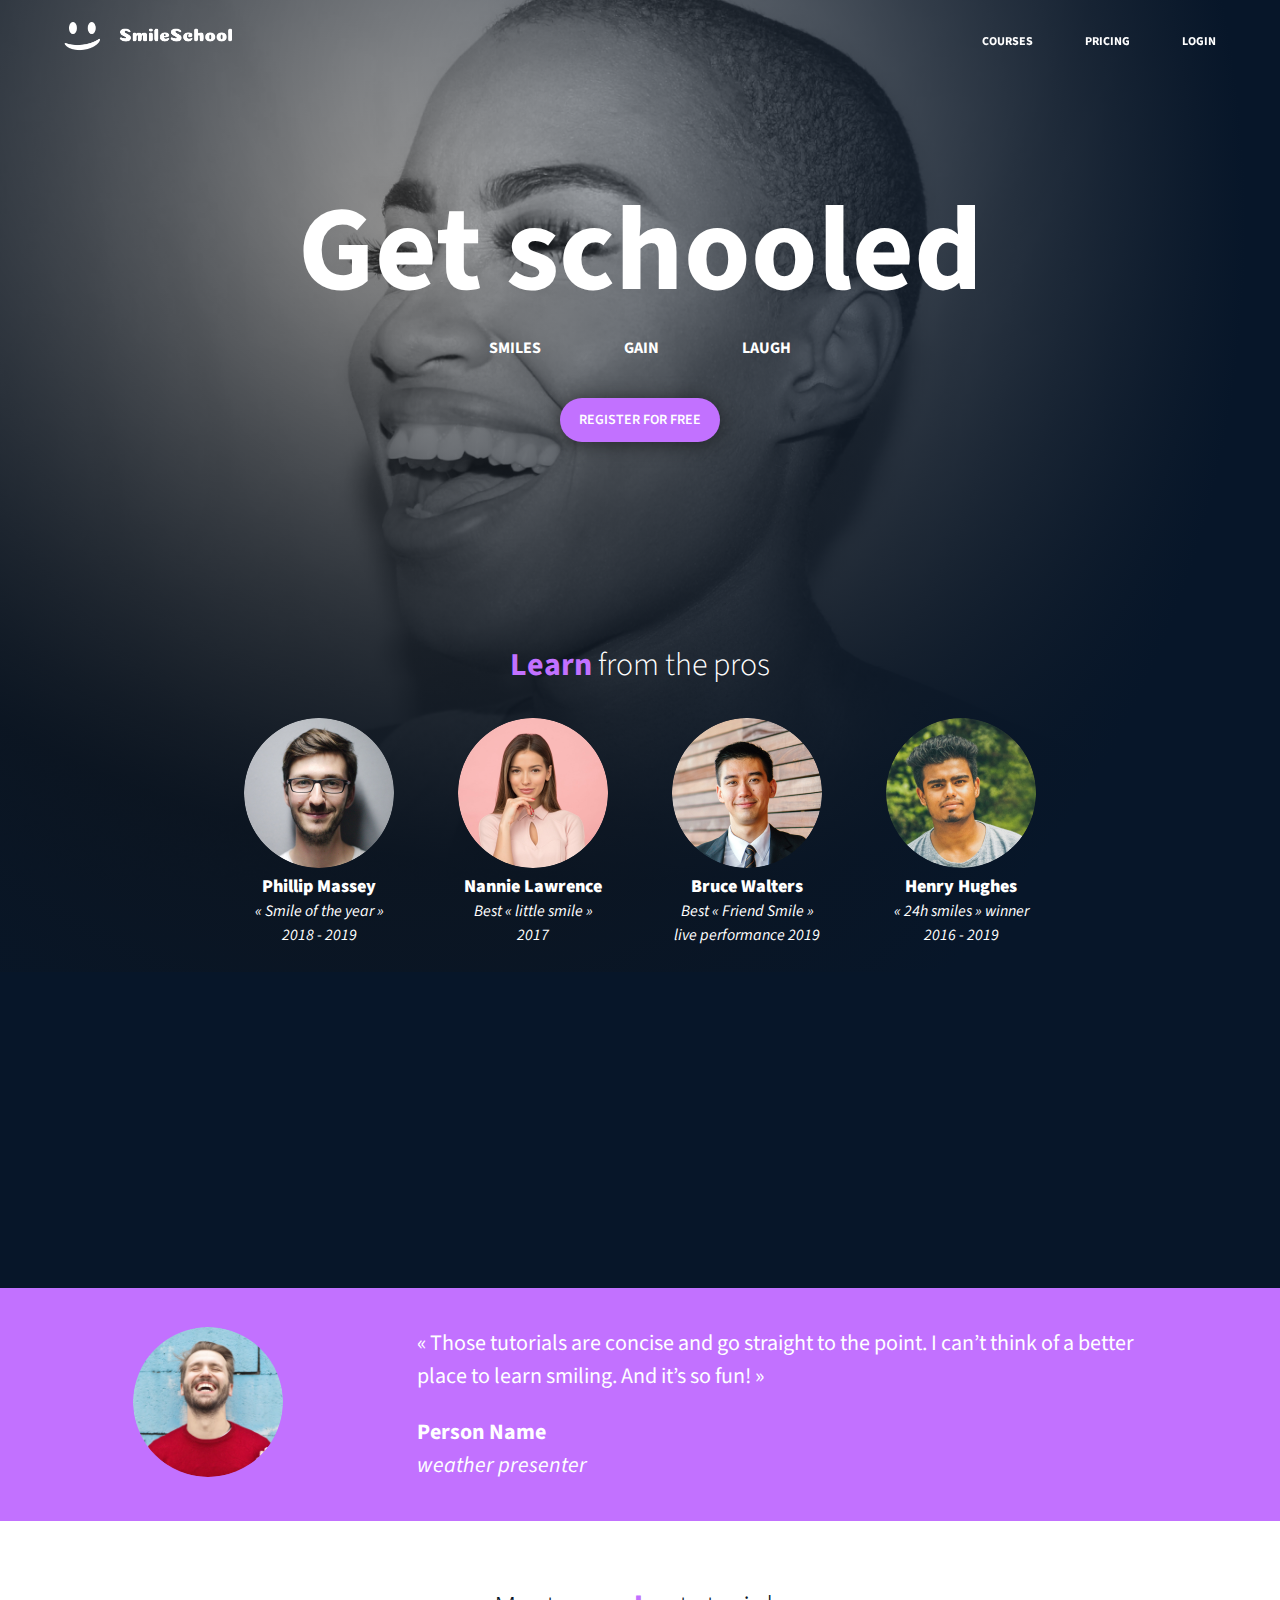
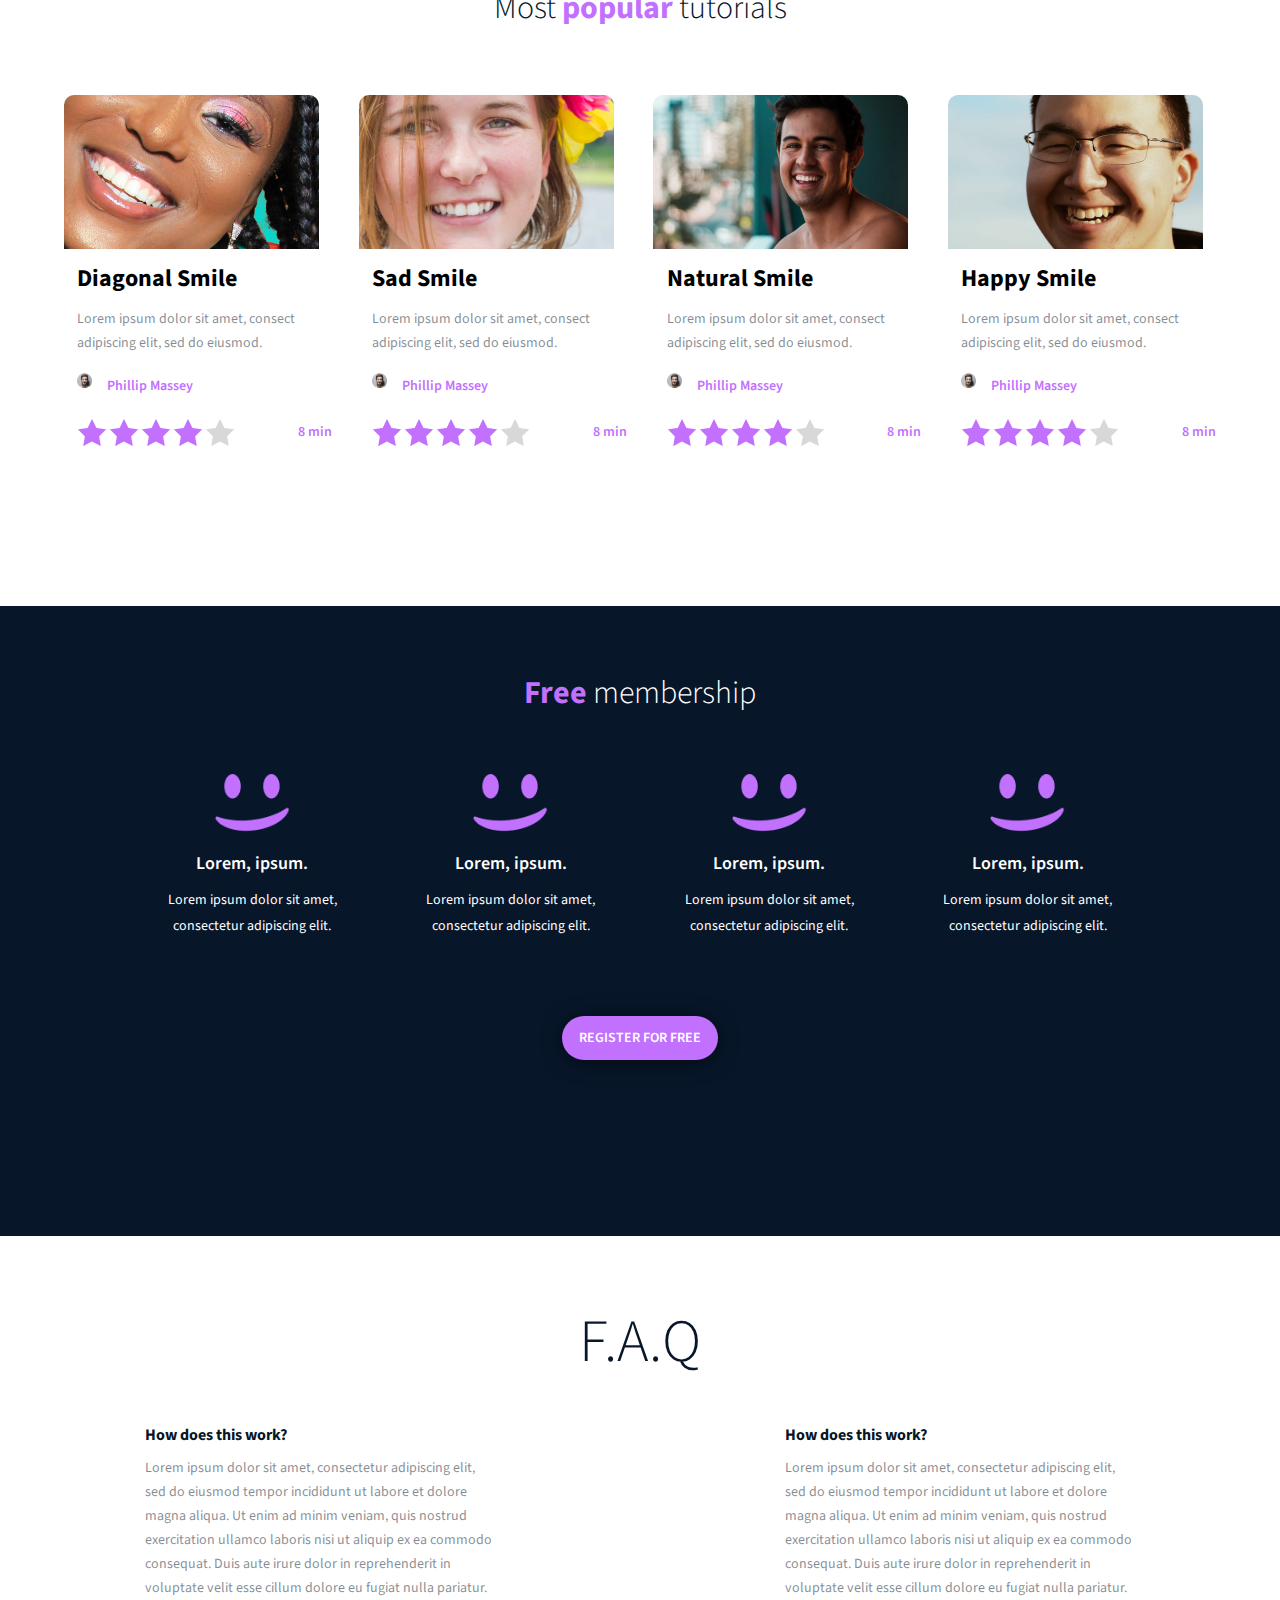
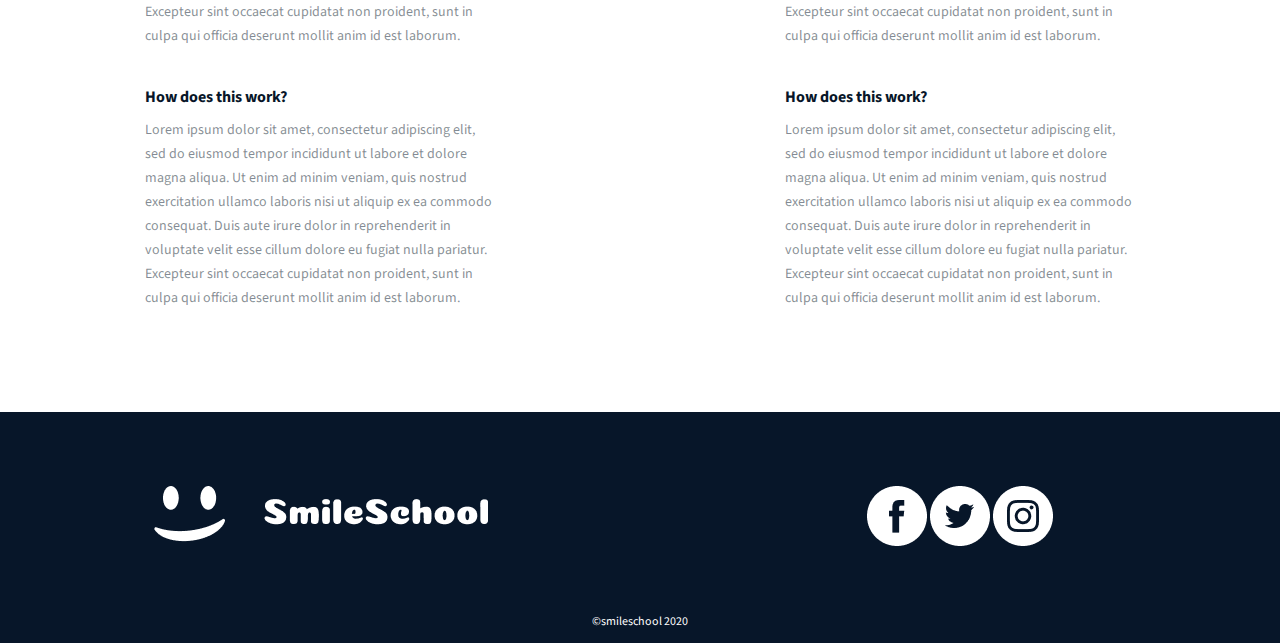
<file: css_advanced/index.html>
<!DOCTYPE html>
<html lang="en">

<head>
    <meta charset="UTF-8">
    <meta name="viewport" content="width=device-width, initial-scale=1.0">
    <title>Document</title>
    <link rel="stylesheet" href="./styles.css">


</head>

<body>

    <!-- header -->
    <header id="header">
        <div id="logo">
            <a>
                <img src="./assets/logo.png" width="168" height="30" viewBox="0 0 168 30" fill="none">
            </a>
        </div>
        <div id="menu">
            <a>Courses</a>
            <a>Pricing</a>
            <a>Login</a>
        </div>
    </header>

    <!-- main -->
    <main>

        <!-- banner -->
        <section id="banner">

            <div id="home">

                <h1>Get schooled</h1>
                <p>Smiles gain laugh</p>
                <button>Register for free</button>
            </div>
            <div id="description">
                <h2><span>Learn</span> from the pros</h2>
                <div id="description__pro">
                    <div class="pro_1">

                        <img src="./assets/avatars/avatar1.png" alt="Pro 1" width="150" height="150">
                        <h3>Phillip Massey</h3>
                        <p>« Smile of the year » 2018 - 2019</p>
                    </div>
                    <div class="pro_2">
                        <img src="./assets/avatars/avatar2.png" alt="Pro 2" width="150" height="150">
                        <h3>Nannie Lawrence</h3>
                        <p>Best « little smile » 2017</p>
                    </div>
                    <div class="pro_3">
                        <img src="./assets/avatars/avatar3.png" alt="Pro 3" width="150" height="150">
                        <h3>Bruce Walters</h3>
                        <p>Best « Friend Smile » live performance 2019</p>
                    </div>
                    <div class="pro_4">
                        <img src="./assets/avatars/avatar4.png" alt="Pro 4" width="150" height="150">
                        <h3>Henry Hughes</h3>
                        <p>« 24h smiles » winner 2016 - 2019</p>
                    </div>
                </div>
            </div>
        </section>

        <!-- blockquote -->
        <section id="quote">
            <div class="quote">
                <img src="./assets/avatars/avatar5.png" alt="quote picture" width="150" height="150">
                <div id="quote__content">
                    <blockquote>
                        <p>« Those tutorials are concise and go straight to the point. I can’t think of a better place
                            to learn smiling. And it’s so fun! »
                        </p>
                    </blockquote>
                    <p id="author">Person Name</p>
                    <p id="quote__subtitle">weather presenter</p>
                </div>
            </div>
        </section>

        <!-- videos -->
        <section id="video">
            <h1>Most <span>popular</span> tutorials</h1>
            <div id="video__content">
                <div class="video__1">
                    <img src="./assets/videos/preview1.png" alt="video 1" width="255px" height="154">
                    <h2>Diagonal Smile</h2>
                    <p>Lorem ipsum dolor sit amet, consect adipiscing elit, sed do eiusmod.</p>
                    <div class="video__author">
                        <img src="./assets/avatars/avatar1.png" alt="Pro 1" width="30" height="30">
                        <h3>Phillip Massey</h3>
                    </div>
                    <div class="video__rating">
                        <div class="video__rating__img">
                            <img src="./assets/videos/star1-4.png" alt="STAR-1">
                            <img src="./assets/videos/star1-4.png" alt="STAR-2">
                            <img src="./assets/videos/star1-4.png" alt="STAR-3">
                            <img src="./assets/videos/star1-4.png" alt="STAR-4">
                            <img src="./assets/videos/star5.png" alt="STAR-5">
                        </div>
                        <p>8 min</p>
                    </div>
                </div>
                <div class="video__2">
                    <img src="./assets/videos/preview2.png" alt="video 2" width="255px" height="154">
                    <h2>Sad Smile</h2>
                    <p>Lorem ipsum dolor sit amet, consect adipiscing elit, sed do eiusmod.</p>
                    <div class="video__author">
                        <img src="./assets/avatars/avatar1.png" alt="Pro 1" width="30" height="30">
                        <h3>Phillip Massey</h3>
                    </div>
                    <div class="video__rating">
                        <div class="video__rating__img">
                            <img src="./assets/videos/star1-4.png" alt="STAR-1">
                            <img src="./assets/videos/star1-4.png" alt="STAR-2">
                            <img src="./assets/videos/star1-4.png" alt="STAR-3">
                            <img src="./assets/videos/star1-4.png" alt="STAR-4">
                            <img src="./assets/videos/star5.png" alt="STAR-5">
                        </div>
                        <p>8 min</p>
                    </div>
                </div>
                <div class="video__3">
                    <img src="./assets/videos/preview3.png" alt="video 3" width="255px" height="154">
                    <h2>Natural Smile</h2>
                    <p>Lorem ipsum dolor sit amet, consect adipiscing elit, sed do eiusmod.</p>
                    <div class="video__author">
                        <img src="./assets/avatars/avatar1.png" alt="Pro 1" width="30" height="30">
                        <h3>Phillip Massey</h3>
                    </div>
                    <div class="video__rating">
                        <div class="video__rating__img">
                            <img src="./assets/videos/star1-4.png" alt="STAR-1">
                            <img src="./assets/videos/star1-4.png" alt="STAR-2">
                            <img src="./assets/videos/star1-4.png" alt="STAR-3">
                            <img src="./assets/videos/star1-4.png" alt="STAR-4">
                            <img src="./assets/videos/star5.png" alt="STAR-5">
                        </div>
                        <p>8 min</p>
                    </div>
                </div>
                <div class="video__4">
                    <img src="./assets/videos/preview4.png" alt="video 4" width="255px" height="154">
                    <h2>Happy Smile</h2>
                    <p>Lorem ipsum dolor sit amet, consect adipiscing elit, sed do eiusmod.</p>
                    <div class="video__author">
                        <img src="./assets/avatars/avatar1.png" alt="Pro 1" width="30" height="30">
                        <h3>Phillip Massey</h3>
                    </div>
                    <div class="video__rating">
                        <div class="video__rating__img">
                            <img src="./assets/videos/star1-4.png" alt="STAR-1">
                            <img src="./assets/videos/star1-4.png" alt="STAR-2">
                            <img src="./assets/videos/star1-4.png" alt="STAR-3">
                            <img src="./assets/videos/star1-4.png" alt="STAR-4">
                            <img src="./assets/videos/star5.png" alt="STAR-5">
                        </div>
                        <p>8 min</p>
                    </div>
                </div>
            </div>

        </section>

        <!-- membership -->
        <section id="membership">
            <h1><span>Free</span> membership</h1>
            <div id="membership_content">
                <div class="membership__1">
                    <img src="./assets/membership/smile.png" alt="IMAGE">
                    <h2>Lorem, ipsum.</h2>
                    <p>Lorem ipsum dolor sit amet, consectetur adipiscing elit.</p>
                </div>
                <div class="membership__2">
                    <img src="./assets/membership/smile.png" alt="IMAGE">
                    <h2>Lorem, ipsum.</h2>
                    <p>Lorem ipsum dolor sit amet, consectetur adipiscing elit.</p>
                </div>
                <div class="membership__3">
                    <img src="./assets/membership/smile.png" alt="IMAGE">
                    <h2>Lorem, ipsum.</h2>
                    <p>Lorem ipsum dolor sit amet, consectetur adipiscing elit.</p>
                </div>
                <div class="membership__4">
                    <img src="./assets/membership/smile.png" alt="IMAGE">
                    <h2>Lorem, ipsum.</h2>
                    <p>Lorem ipsum dolor sit amet, consectetur adipiscing elit.</p>
                </div>
            </div>
            <button>Register for free</button>
        </section>

        <!-- faq -->
        <section id="FAQ">
            <h1>F.A.Q</h1>
            <div class="FAQ_row">
                <div class="FAQ__item">
                    <h2>How does this work?</h2>
                    <p>Lorem ipsum dolor sit amet, consectetur adipiscing elit, sed do eiusmod tempor incididunt ut
                        labore et dolore magna aliqua. Ut enim ad minim veniam, quis nostrud exercitation ullamco
                        laboris nisi ut aliquip ex ea commodo consequat. Duis aute irure dolor in reprehenderit in
                        voluptate velit esse cillum dolore eu fugiat nulla pariatur. Excepteur sint occaecat cupidatat
                        non proident, sunt in culpa qui officia deserunt mollit anim id est laborum.</p>
                </div>
                <div class="FAQ__item">
                    <h2>How does this work?</h2>
                    <p>Lorem ipsum dolor sit amet, consectetur adipiscing elit, sed do eiusmod tempor incididunt ut
                        labore et dolore magna aliqua. Ut enim ad minim veniam, quis nostrud exercitation ullamco
                        laboris nisi ut aliquip ex ea commodo consequat. Duis aute irure dolor in reprehenderit in
                        voluptate velit esse cillum dolore eu fugiat nulla pariatur. Excepteur sint occaecat cupidatat
                        non proident, sunt in culpa qui officia deserunt mollit anim id est laborum.</p>
                </div>
            </div>
            <div class="FAQ_row">
                <div class="FAQ__item">
                    <h2>How does this work?</h2>
                    <p>Lorem ipsum dolor sit amet, consectetur adipiscing elit, sed do eiusmod tempor incididunt ut
                        labore et dolore magna aliqua. Ut enim ad minim veniam, quis nostrud exercitation ullamco
                        laboris nisi ut aliquip ex ea commodo consequat. Duis aute irure dolor in reprehenderit in
                        voluptate velit esse cillum dolore eu fugiat nulla pariatur. Excepteur sint occaecat cupidatat
                        non proident, sunt in culpa qui officia deserunt mollit anim id est laborum.</p>
                </div>
                <div class="FAQ__item">
                    <h2>How does this work?</h2>
                    <p>Lorem ipsum dolor sit amet, consectetur adipiscing elit, sed do eiusmod tempor incididunt ut
                        labore et dolore magna aliqua. Ut enim ad minim veniam, quis nostrud exercitation ullamco
                        laboris nisi ut aliquip ex ea commodo consequat. Duis aute irure dolor in reprehenderit in
                        voluptate velit esse cillum dolore eu fugiat nulla pariatur. Excepteur sint occaecat cupidatat
                        non proident, sunt in culpa qui officia deserunt mollit anim id est laborum.</p>
                </div>
            </div>
        </section>

    </main>

    <!-- footer -->
    <footer>
        <div>
            <div class="footer_content">
                <div class="footer_column">
                    <a href=""><img src="./assets/logo.png" alt="logo"></a>
                </div>
                <div class="footer_column">
                    <a href=""><img src="./assets/footer/facebook.png" alt="IMAGE"></a>
                    <a href=""><img src="./assets/footer/twitter.png" alt="IMAGE"></a>
                    <a href=""><img src="./assets/footer/instagram.png" alt="IMAGE"></a>
                </div>
            </div>
            <p>©smileschool 2020</p>
        </div>
    </footer>
</body>

</html>
</file>
<file: css_advanced/styles.css>
@import url('https://fonts.googleapis.com/css2?family=Source+Sans+3:ital,wght@0,300;0,700;0,900;1,400&display=swap');

/* Website color palette*/
:root {
    --primary-color: #FFF;
    --secondary-color: #071629;
    --accent-color: #C271FF;
    --accent-color-darker: #a856e6;
}

* {
    margin: 0;
    /*font-family: "Source Sans Pro", sans-serif;*/
    font-family: 'Source Sans 3', sans-serif;
}

body {
    background-color: var(--secondary-color);
}

#header {
    display: flex;
    justify-content: space-between;
    height: 29.461px;
    flex-shrink: 0;
    width: 90%;
    align-items: center;
    position: fixed;
    z-index: 2;
    left: 0;
    right: 0;
    margin: auto;
    padding: 2%;
}


#menu {
    display: inline-flex;
    height: 15px;
    justify-content: center;
    align-items: flex-start;
    gap: 52px;
    flex-shrink: 0;
}

#menu a {
    color: var(--primary-color);
    font-size: 12px;
    font-style: normal;
    font-weight: 700;
    line-height: normal;
    text-transform: uppercase;
    text-decoration: none;

}

#home {
    width: 1448.15px;
    /*height: 1055px;*/
    flex-shrink: 0;
}

#banner {
    width: 100%;
    min-height: 1250px;
    background: radial-gradient(ellipse at 30% 18.1%, rgba(41, 48, 61, 0.00) 0%, var(--secondary-color) 68%);
    background-blend-mode: normal, color;
    background-size: cover;
    z-index: 1;
}

#banner::before {
    background: url(./assets/background.png);
    background-attachment: fixed;
    background-size: cover;
    background-repeat: no-repeat;
    width: 100%;
    min-height: 1250px;
    background-color: transparent;
    filter: grayscale(100%);
    content: "";
    position: absolute;
    flex-shrink: 0;
    z-index: -1;
}


#home {
    color: var(--primary-color);
    z-index: 1;
    top: 15%;
    text-align: center;
    width: 100%;
}

#home h1 {
    color: var(--primary-color);
    font-size: 120px;
    font-style: normal;
    font-weight: 700;
    line-height: normal;
    padding-top: 13%;
}

#home p {
    font-size: 16px;
    font-style: normal;
    font-weight: 700;
    line-height: normal;
    word-spacing: 80px;
    text-transform: uppercase;
    padding-bottom: 3%;
}

button {
    border-radius: 22px;
    background-color: var(--accent-color);
    color: var(--primary-color);
    box-shadow: 0px 2px 20px 0px rgba(0, 0, 0, 0.50);
    border: none;
    text-align: center;
    font-size: 14px;
    font-style: normal;
    font-weight: 600;
    line-height: normal;
    text-transform: uppercase;
    padding: 0.8% 1.5%;
    min-height: 44px;
}

button:hover {
    background-color: var(--accent-color-darker);
}

#description {
    color: var(--primary-color);
    text-align: center;
    bottom: 0;
    width: 100%;
}

#description h2 {
    color: var(--primary-color);
    font-size: 32px;
    font-style: normal;
    font-weight: 300;
    line-height: normal;
    margin-bottom: 30px;
    padding-top: 200px;


}

#description span {
    color: var(--accent-color);
    text-align: center;
    font-size: 32px;
    font-style: normal;
    font-weight: 700;
    line-height: normal;
}



#description__pro {
    width: 100%;
    display: flex;
    flex-wrap: wrap;
    justify-content: space-evenly;
}

#description div {
    justify-content: center;
    gap: 5%;
}

#description__pro img {
    border-radius: 50%;
    width: 150px;
    height: 150px;
}

#description__pro h3 {
    color: var(--primary-color);
    text-align: center;
    font-size: 18px;
    font-style: normal;
    font-weight: 900;
}

#description__pro p {
    color: var(--primary-color);
    text-align: center;
    font-size: 16px;
    font-style: italic;
    font-weight: 400;
    line-height: 24px;
    max-width: 150px;
}

/*Quotes */

.quote {
    margin-top: 3%;
    background-color: var(--accent-color);
    display: inline-flex;
    width: 100%;
    padding: 3% 0;
    justify-content: center;
    color: var(--primary-color);
    justify-content: space-evenly;
}

.quote img {
    border-radius: 50%;
}

blockquote p {
    color: var(--primary-color);
    font-size: 22px;
    font-style: normal;
    font-weight: 400;
    line-height: 33.6px;
    /* 152.727% */
    max-width: 730px;
    margin-bottom: 3%;
    max-height: 392px;
}

#author {
    font-size: 22px;
    font-style: normal;
    font-weight: 700;
    line-height: 33.6px;
    /* 152.727% */
}

#quote__subtitle {
    font-size: 22px;
    font-style: italic;
    font-weight: 400;
    line-height: 33.6px;
    /* 152.727% */
}

@media (max-width: 600px) {
    .quote {
        flex-direction: column;
        align-items: center;
    }
}

/* Video */
#video {
    background-color: var(--primary-color);
    padding: 5% 0;
    justify-content: center;
}

#video h1 {
    color: var(--secondary-color);
    text-align: center;
    font-size: 32px;
    font-style: normal;
    font-weight: 300;
    line-height: normal;
}

#video span {
    color: var(--accent-color);
    font-size: 32px;
    font-style: normal;
    font-weight: 700;
    line-height: normal;
}

#video__content {
    display: flex;
    flex-wrap: wrap;
    justify-content: space-between;
    padding: 5%;
}

.video__1,
.video__2,
.video__3,
.video__4 {
    flex: 0 0 calc(25% - 20px);
    margin-bottom: 20px;
    box-sizing: border-box;
    min-width: 255px;
}


.video__1>*:not(img),
.video__2>*:not(img),
.video__3>*:not(img),
.video__4>*:not(img) {
    padding: 2% 5%;
}


.video__1 img,
.video__2 img,
.video__3 img,
.video__4 img {
    height: auto;
    border-radius: 10px 10px 0 0;

}

.video__author {
    margin-top: 3%;
    display: inline-flex;
    width: 100%;
    gap: 15px;
}

.video__author h3 {
    color: var(--accent-color);
    font-size: 14px;
    font-style: normal;
    font-weight: 600;
    line-height: 27px;
    /* 192.857% */
}



.video__1 p,
.video__2 p,
.video__3 p,
.video__4 p {
    color: rgba(7, 22, 41, 0.50);
    font-size: 14px;
    font-style: normal;
    font-weight: 400;
    line-height: 24px;
    /* 171.429% */
}

.video__rating {
    margin-top: 3%;
    display: inline-flex;
    width: 100%;
    justify-content: center;
    justify-content: space-between;
}

.video__rating svg {
    width: 80%;
}


.video__rating p {
    color: var(--accent-color);
    text-align: right;
    font-size: 14px;
    font-style: normal;
    font-weight: 600;
    line-height: 27px;
    /* 192.857% */
    padding: 0 5%;
}


.video__author img {
    width: 15px;
    height: 15px;
    display: flex;
    flex-direction: row;
}

/*membership*/

#membership {
    background-color: var(--secondary-color);
    padding: 5% 0;
    min-height: 502px;
    flex-shrink: 0;
    padding: 5%;
    text-align: center;
}

#membership h1 {
    color: var(--primary-color);
    font-size: 32px;
    font-style: normal;
    font-weight: 300;
    line-height: normal;
}

#membership span {
    color: var(--accent-color);
    font-size: 32px;
    font-style: normal;
    font-weight: 700;
    line-height: normal;
}

#membership_content {
    display: flex;
    flex-wrap: wrap;
    justify-content: space-evenly;
    padding: 5%;
}

.membership__1,
.membership__2,
.membership__3,
.membership__4 {
    flex: 0 0 calc(25% - 20px);
    margin-bottom: 20px;
    box-sizing: border-box;
    min-width: 255px;
    color: var(--primary-color);
    text-align: center;
    max-width: 212px;
    padding: 0 3%;

}

.membership__1 img,
.membership__2 img,
.membership__3 img,
.membership__4 img {
    width: 40%;
    height: auto;
    border-radius: 10px 10px 0 0;

}

.membership__1 h2,
.membership__2 h2,
.membership__3 h2,
.membership__4 h2 {
    font-size: 18px;
    font-style: normal;
    font-weight: 600;
    line-height: 26px;
    /* 144.444% */
    padding: 5% 0;
}

.membership__1 p,
.membership__2 p,
.membership__3 p,
.membership__4 p {
    font-size: 14px;
    font-style: normal;
    font-weight: 400;
    line-height: 26px;
    /* 185.714% */
}

/* FAQ */

#FAQ {
    background-color: var(--primary-color);
    padding: 5% 0;
}

#FAQ h1 {
    color: var(--secondary-color);
    text-align: center;
    font-size: 60px;
    font-style: normal;
    font-weight: 300;
    line-height: normal;
    margin-bottom: 3%;

}

.FAQ__item h2 {
    color: var(--secondary-color);
    font-size: 16px;
    font-style: normal;
    font-weight: 700;
    line-height: normal;
    padding-bottom: 3%;
}

.FAQ__item p {
    color: rgba(7, 22, 41, 0.50);
    font-size: 14px;
    font-style: normal;
    font-weight: 400;
    line-height: 24px;
    margin-bottom: 5%;
    /* 171.429% */
}



.FAQ_row {
    display: flex;
    flex-wrap: wrap;
    justify-content: space-around;

}

.FAQ__item {
    text-align: left;
    max-width: 350px;
    margin-bottom: 20px;
    box-sizing: border-box;
}

@media screen and (max-width: 768px) {
    .FAQ__item {
        width: 100%;
    }
}

/* Footer */
footer{
    padding: 1% 0;

}
.footer_content {
    display: flex;
    justify-content: space-around;
    text-align: center;
    padding: 4% 0;
}

.footer_column {
    flex: 1;
    margin: 10px;
}

footer p {
    text-align: center;
    color: var(--primary-color);
    font-size: 12px;
    font-style: normal;
    font-weight: 400;
    line-height: normal;
}
</file>
